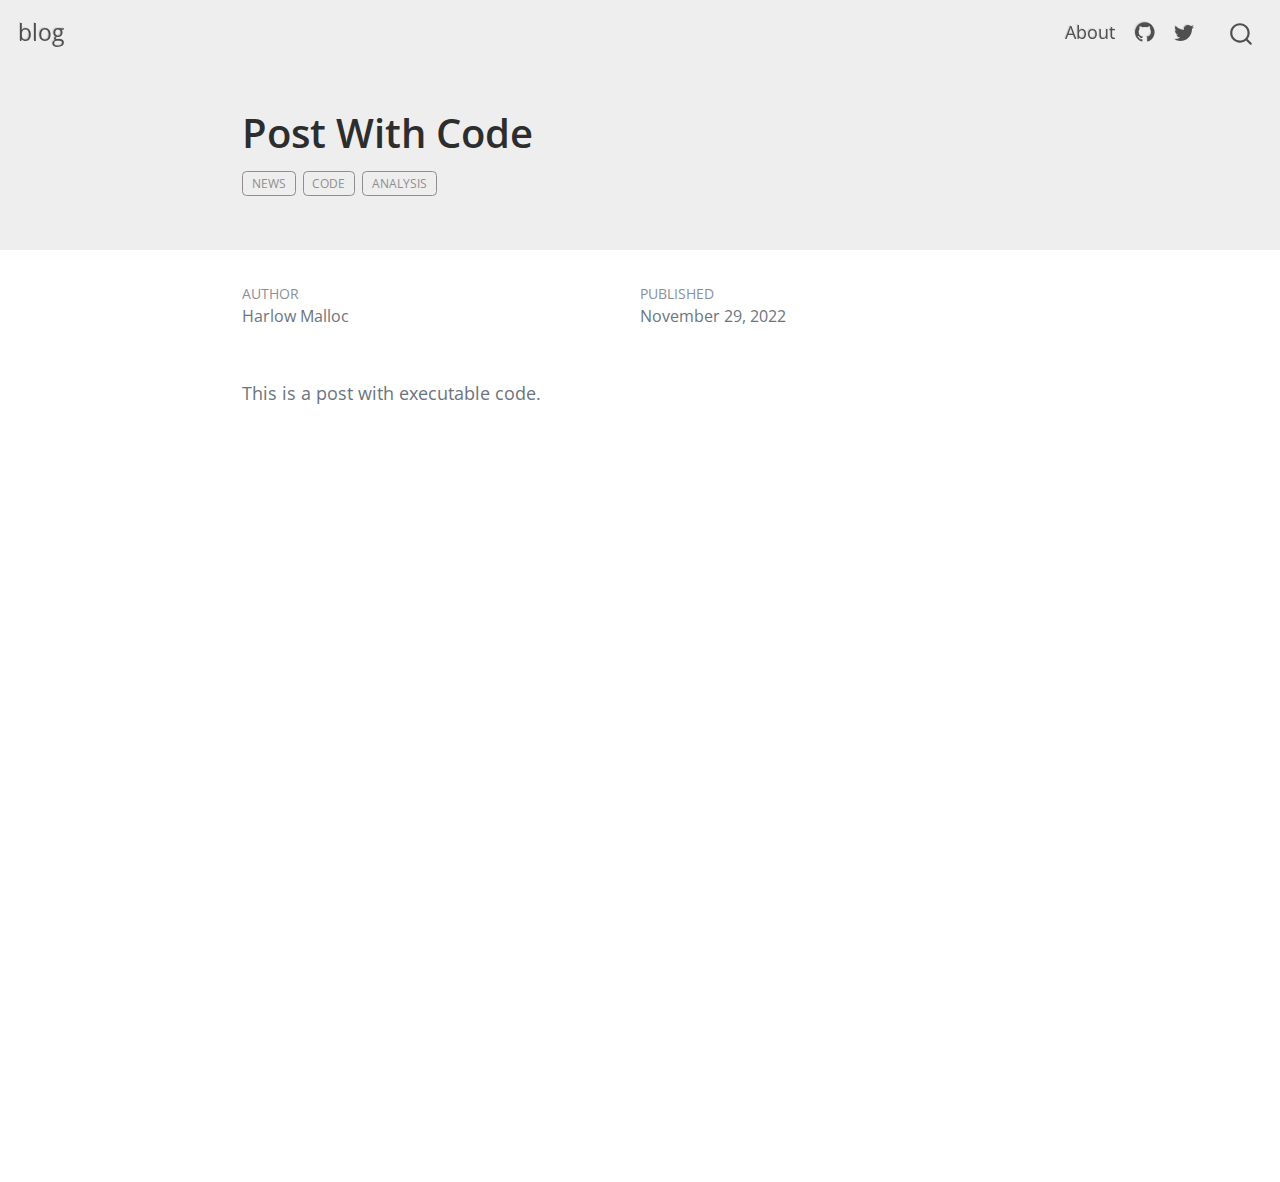
<file: docs/posts/post-with-code/index.html>
<!DOCTYPE html>
<html xmlns="http://www.w3.org/1999/xhtml" lang="en" xml:lang="en"><head>

<meta charset="utf-8">
<meta name="generator" content="quarto-1.2.269">

<meta name="viewport" content="width=device-width, initial-scale=1.0, user-scalable=yes">

<meta name="author" content="Harlow Malloc">
<meta name="dcterms.date" content="2022-11-29">

<title>blog - Post With Code</title>
<style>
code{white-space: pre-wrap;}
span.smallcaps{font-variant: small-caps;}
div.columns{display: flex; gap: min(4vw, 1.5em);}
div.column{flex: auto; overflow-x: auto;}
div.hanging-indent{margin-left: 1.5em; text-indent: -1.5em;}
ul.task-list{list-style: none;}
ul.task-list li input[type="checkbox"] {
  width: 0.8em;
  margin: 0 0.8em 0.2em -1.6em;
  vertical-align: middle;
}
</style>


<script src="../../site_libs/quarto-nav/quarto-nav.js"></script>
<script src="../../site_libs/quarto-nav/headroom.min.js"></script>
<script src="../../site_libs/clipboard/clipboard.min.js"></script>
<script src="../../site_libs/quarto-search/autocomplete.umd.js"></script>
<script src="../../site_libs/quarto-search/fuse.min.js"></script>
<script src="../../site_libs/quarto-search/quarto-search.js"></script>
<meta name="quarto:offset" content="../../">
<script src="../../site_libs/quarto-html/quarto.js"></script>
<script src="../../site_libs/quarto-html/popper.min.js"></script>
<script src="../../site_libs/quarto-html/tippy.umd.min.js"></script>
<script src="../../site_libs/quarto-html/anchor.min.js"></script>
<link href="../../site_libs/quarto-html/tippy.css" rel="stylesheet">
<link href="../../site_libs/quarto-html/quarto-syntax-highlighting.css" rel="stylesheet" id="quarto-text-highlighting-styles">
<script src="../../site_libs/bootstrap/bootstrap.min.js"></script>
<link href="../../site_libs/bootstrap/bootstrap-icons.css" rel="stylesheet">
<link href="../../site_libs/bootstrap/bootstrap.min.css" rel="stylesheet" id="quarto-bootstrap" data-mode="light">
<script id="quarto-search-options" type="application/json">{
  "location": "navbar",
  "copy-button": false,
  "collapse-after": 3,
  "panel-placement": "end",
  "type": "overlay",
  "limit": 20,
  "language": {
    "search-no-results-text": "No results",
    "search-matching-documents-text": "matching documents",
    "search-copy-link-title": "Copy link to search",
    "search-hide-matches-text": "Hide additional matches",
    "search-more-match-text": "more match in this document",
    "search-more-matches-text": "more matches in this document",
    "search-clear-button-title": "Clear",
    "search-detached-cancel-button-title": "Cancel",
    "search-submit-button-title": "Submit"
  }
}</script>


<link rel="stylesheet" href="../../styles.css">
</head>

<body class="nav-fixed fullcontent">

<div id="quarto-search-results"></div>
  <header id="quarto-header" class="headroom fixed-top">
    <nav class="navbar navbar-expand-lg navbar-dark ">
      <div class="navbar-container container-fluid">
      <div class="navbar-brand-container">
    <a class="navbar-brand" href="../../index.html">
    <span class="navbar-title">blog</span>
    </a>
  </div>
          <button class="navbar-toggler" type="button" data-bs-toggle="collapse" data-bs-target="#navbarCollapse" aria-controls="navbarCollapse" aria-expanded="false" aria-label="Toggle navigation" onclick="if (window.quartoToggleHeadroom) { window.quartoToggleHeadroom(); }">
  <span class="navbar-toggler-icon"></span>
</button>
          <div class="collapse navbar-collapse" id="navbarCollapse">
            <ul class="navbar-nav navbar-nav-scroll ms-auto">
  <li class="nav-item">
    <a class="nav-link" href="../../about.html">
 <span class="menu-text">About</span></a>
  </li>  
  <li class="nav-item compact">
    <a class="nav-link" href="https://github.com/"><i class="bi bi-github" role="img">
</i> 
 <span class="menu-text"></span></a>
  </li>  
  <li class="nav-item compact">
    <a class="nav-link" href="https://twitter.com"><i class="bi bi-twitter" role="img">
</i> 
 <span class="menu-text"></span></a>
  </li>  
</ul>
              <div id="quarto-search" class="" title="Search"></div>
          </div> <!-- /navcollapse -->
      </div> <!-- /container-fluid -->
    </nav>
</header>
<!-- content -->
<header id="title-block-header" class="quarto-title-block default page-columns page-full">
  <div class="quarto-title-banner page-columns page-full">
    <div class="quarto-title column-body">
      <h1 class="title">Post With Code</h1>
                                <div class="quarto-categories">
                <div class="quarto-category">news</div>
                <div class="quarto-category">code</div>
                <div class="quarto-category">analysis</div>
              </div>
                  </div>
  </div>
    
  
  <div class="quarto-title-meta">

      <div>
      <div class="quarto-title-meta-heading">Author</div>
      <div class="quarto-title-meta-contents">
               <p>Harlow Malloc </p>
            </div>
    </div>
      
      <div>
      <div class="quarto-title-meta-heading">Published</div>
      <div class="quarto-title-meta-contents">
        <p class="date">November 29, 2022</p>
      </div>
    </div>
    
      
    </div>
    
  
  </header><div id="quarto-content" class="quarto-container page-columns page-rows-contents page-layout-article page-navbar">
<!-- sidebar -->
<!-- margin-sidebar -->
    
<!-- main -->
<main class="content quarto-banner-title-block" id="quarto-document-content">




<p>This is a post with executable code.</p>



</main> <!-- /main -->
<script id="quarto-html-after-body" type="application/javascript">
window.document.addEventListener("DOMContentLoaded", function (event) {
  const toggleBodyColorMode = (bsSheetEl) => {
    const mode = bsSheetEl.getAttribute("data-mode");
    const bodyEl = window.document.querySelector("body");
    if (mode === "dark") {
      bodyEl.classList.add("quarto-dark");
      bodyEl.classList.remove("quarto-light");
    } else {
      bodyEl.classList.add("quarto-light");
      bodyEl.classList.remove("quarto-dark");
    }
  }
  const toggleBodyColorPrimary = () => {
    const bsSheetEl = window.document.querySelector("link#quarto-bootstrap");
    if (bsSheetEl) {
      toggleBodyColorMode(bsSheetEl);
    }
  }
  toggleBodyColorPrimary();  
  const icon = "";
  const anchorJS = new window.AnchorJS();
  anchorJS.options = {
    placement: 'right',
    icon: icon
  };
  anchorJS.add('.anchored');
  const clipboard = new window.ClipboardJS('.code-copy-button', {
    target: function(trigger) {
      return trigger.previousElementSibling;
    }
  });
  clipboard.on('success', function(e) {
    // button target
    const button = e.trigger;
    // don't keep focus
    button.blur();
    // flash "checked"
    button.classList.add('code-copy-button-checked');
    var currentTitle = button.getAttribute("title");
    button.setAttribute("title", "Copied!");
    let tooltip;
    if (window.bootstrap) {
      button.setAttribute("data-bs-toggle", "tooltip");
      button.setAttribute("data-bs-placement", "left");
      button.setAttribute("data-bs-title", "Copied!");
      tooltip = new bootstrap.Tooltip(button, 
        { trigger: "manual", 
          customClass: "code-copy-button-tooltip",
          offset: [0, -8]});
      tooltip.show();    
    }
    setTimeout(function() {
      if (tooltip) {
        tooltip.hide();
        button.removeAttribute("data-bs-title");
        button.removeAttribute("data-bs-toggle");
        button.removeAttribute("data-bs-placement");
      }
      button.setAttribute("title", currentTitle);
      button.classList.remove('code-copy-button-checked');
    }, 1000);
    // clear code selection
    e.clearSelection();
  });
  function tippyHover(el, contentFn) {
    const config = {
      allowHTML: true,
      content: contentFn,
      maxWidth: 500,
      delay: 100,
      arrow: false,
      appendTo: function(el) {
          return el.parentElement;
      },
      interactive: true,
      interactiveBorder: 10,
      theme: 'quarto',
      placement: 'bottom-start'
    };
    window.tippy(el, config); 
  }
  const noterefs = window.document.querySelectorAll('a[role="doc-noteref"]');
  for (var i=0; i<noterefs.length; i++) {
    const ref = noterefs[i];
    tippyHover(ref, function() {
      // use id or data attribute instead here
      let href = ref.getAttribute('data-footnote-href') || ref.getAttribute('href');
      try { href = new URL(href).hash; } catch {}
      const id = href.replace(/^#\/?/, "");
      const note = window.document.getElementById(id);
      return note.innerHTML;
    });
  }
  const findCites = (el) => {
    const parentEl = el.parentElement;
    if (parentEl) {
      const cites = parentEl.dataset.cites;
      if (cites) {
        return {
          el,
          cites: cites.split(' ')
        };
      } else {
        return findCites(el.parentElement)
      }
    } else {
      return undefined;
    }
  };
  var bibliorefs = window.document.querySelectorAll('a[role="doc-biblioref"]');
  for (var i=0; i<bibliorefs.length; i++) {
    const ref = bibliorefs[i];
    const citeInfo = findCites(ref);
    if (citeInfo) {
      tippyHover(citeInfo.el, function() {
        var popup = window.document.createElement('div');
        citeInfo.cites.forEach(function(cite) {
          var citeDiv = window.document.createElement('div');
          citeDiv.classList.add('hanging-indent');
          citeDiv.classList.add('csl-entry');
          var biblioDiv = window.document.getElementById('ref-' + cite);
          if (biblioDiv) {
            citeDiv.innerHTML = biblioDiv.innerHTML;
          }
          popup.appendChild(citeDiv);
        });
        return popup.innerHTML;
      });
    }
  }
});
</script>
<script src="https://utteranc.es/client.js" repo="omasoud/blog-comments" issue-term="pathname" theme="github-light" crossorigin="anonymous" async="">
</script>
</div> <!-- /content -->



</body></html>
</file>
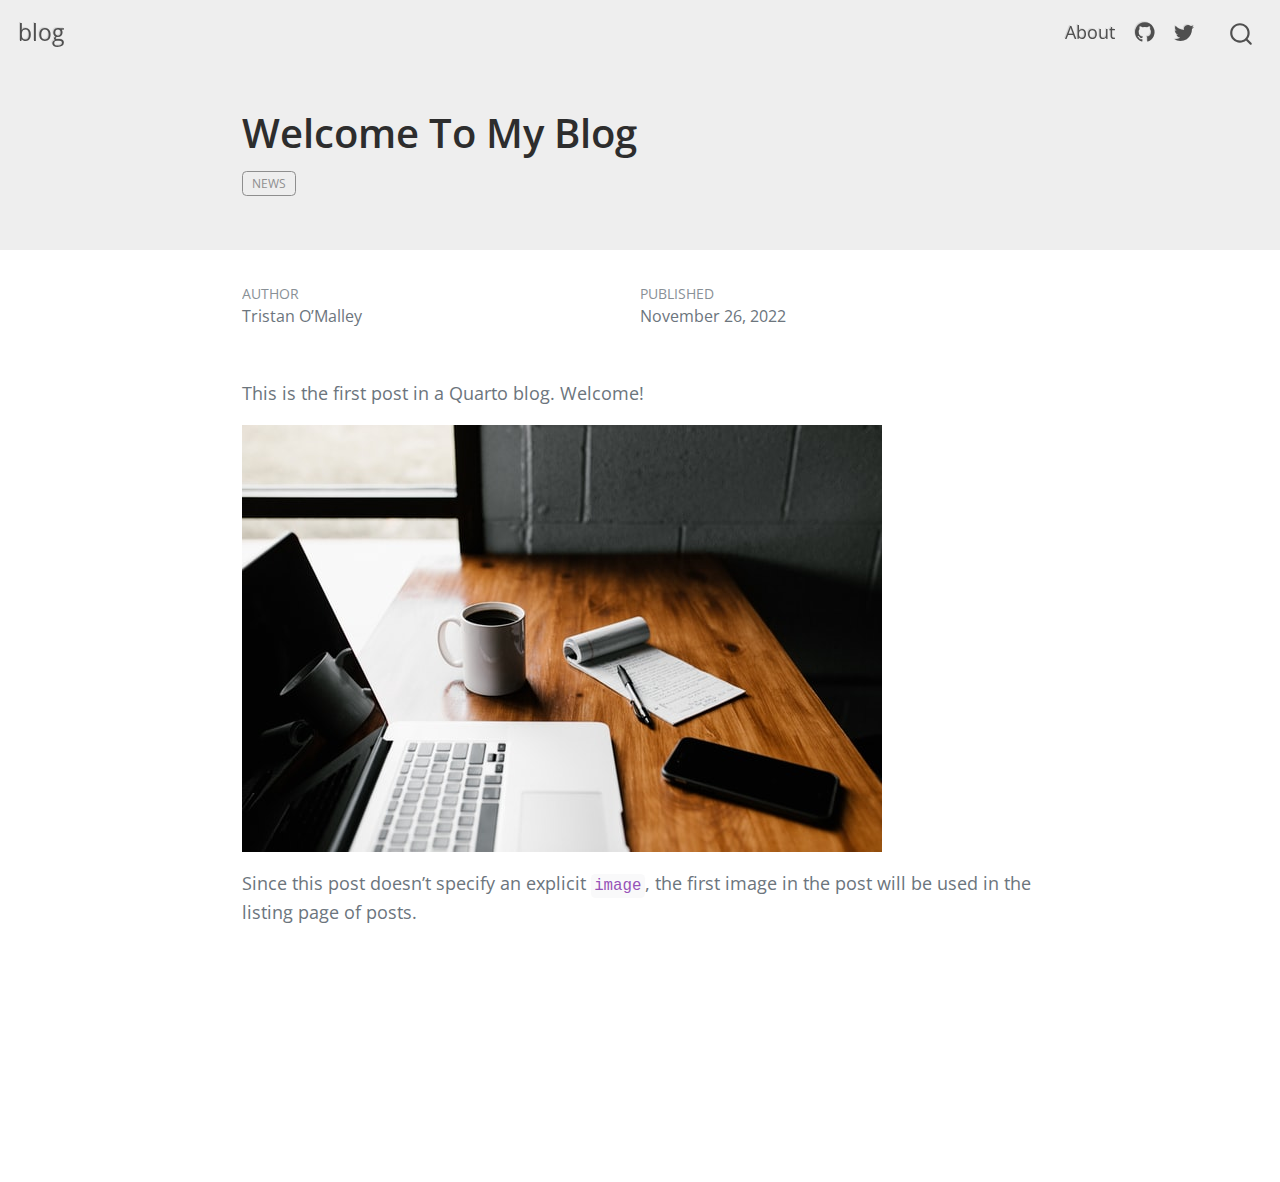
<file: docs/posts/welcome/index.html>
<!DOCTYPE html>
<html xmlns="http://www.w3.org/1999/xhtml" lang="en" xml:lang="en"><head>

<meta charset="utf-8">
<meta name="generator" content="quarto-1.2.269">

<meta name="viewport" content="width=device-width, initial-scale=1.0, user-scalable=yes">

<meta name="author" content="Tristan O’Malley">
<meta name="dcterms.date" content="2022-11-26">

<title>blog - Welcome To My Blog</title>
<style>
code{white-space: pre-wrap;}
span.smallcaps{font-variant: small-caps;}
div.columns{display: flex; gap: min(4vw, 1.5em);}
div.column{flex: auto; overflow-x: auto;}
div.hanging-indent{margin-left: 1.5em; text-indent: -1.5em;}
ul.task-list{list-style: none;}
ul.task-list li input[type="checkbox"] {
  width: 0.8em;
  margin: 0 0.8em 0.2em -1.6em;
  vertical-align: middle;
}
</style>


<script src="../../site_libs/quarto-nav/quarto-nav.js"></script>
<script src="../../site_libs/quarto-nav/headroom.min.js"></script>
<script src="../../site_libs/clipboard/clipboard.min.js"></script>
<script src="../../site_libs/quarto-search/autocomplete.umd.js"></script>
<script src="../../site_libs/quarto-search/fuse.min.js"></script>
<script src="../../site_libs/quarto-search/quarto-search.js"></script>
<meta name="quarto:offset" content="../../">
<script src="../../site_libs/quarto-html/quarto.js"></script>
<script src="../../site_libs/quarto-html/popper.min.js"></script>
<script src="../../site_libs/quarto-html/tippy.umd.min.js"></script>
<script src="../../site_libs/quarto-html/anchor.min.js"></script>
<link href="../../site_libs/quarto-html/tippy.css" rel="stylesheet">
<link href="../../site_libs/quarto-html/quarto-syntax-highlighting.css" rel="stylesheet" id="quarto-text-highlighting-styles">
<script src="../../site_libs/bootstrap/bootstrap.min.js"></script>
<link href="../../site_libs/bootstrap/bootstrap-icons.css" rel="stylesheet">
<link href="../../site_libs/bootstrap/bootstrap.min.css" rel="stylesheet" id="quarto-bootstrap" data-mode="light">
<script id="quarto-search-options" type="application/json">{
  "location": "navbar",
  "copy-button": false,
  "collapse-after": 3,
  "panel-placement": "end",
  "type": "overlay",
  "limit": 20,
  "language": {
    "search-no-results-text": "No results",
    "search-matching-documents-text": "matching documents",
    "search-copy-link-title": "Copy link to search",
    "search-hide-matches-text": "Hide additional matches",
    "search-more-match-text": "more match in this document",
    "search-more-matches-text": "more matches in this document",
    "search-clear-button-title": "Clear",
    "search-detached-cancel-button-title": "Cancel",
    "search-submit-button-title": "Submit"
  }
}</script>


<link rel="stylesheet" href="../../styles.css">
</head>

<body class="nav-fixed fullcontent">

<div id="quarto-search-results"></div>
  <header id="quarto-header" class="headroom fixed-top">
    <nav class="navbar navbar-expand-lg navbar-dark ">
      <div class="navbar-container container-fluid">
      <div class="navbar-brand-container">
    <a class="navbar-brand" href="../../index.html">
    <span class="navbar-title">blog</span>
    </a>
  </div>
          <button class="navbar-toggler" type="button" data-bs-toggle="collapse" data-bs-target="#navbarCollapse" aria-controls="navbarCollapse" aria-expanded="false" aria-label="Toggle navigation" onclick="if (window.quartoToggleHeadroom) { window.quartoToggleHeadroom(); }">
  <span class="navbar-toggler-icon"></span>
</button>
          <div class="collapse navbar-collapse" id="navbarCollapse">
            <ul class="navbar-nav navbar-nav-scroll ms-auto">
  <li class="nav-item">
    <a class="nav-link" href="../../about.html">
 <span class="menu-text">About</span></a>
  </li>  
  <li class="nav-item compact">
    <a class="nav-link" href="https://github.com/"><i class="bi bi-github" role="img">
</i> 
 <span class="menu-text"></span></a>
  </li>  
  <li class="nav-item compact">
    <a class="nav-link" href="https://twitter.com"><i class="bi bi-twitter" role="img">
</i> 
 <span class="menu-text"></span></a>
  </li>  
</ul>
              <div id="quarto-search" class="" title="Search"></div>
          </div> <!-- /navcollapse -->
      </div> <!-- /container-fluid -->
    </nav>
</header>
<!-- content -->
<header id="title-block-header" class="quarto-title-block default page-columns page-full">
  <div class="quarto-title-banner page-columns page-full">
    <div class="quarto-title column-body">
      <h1 class="title">Welcome To My Blog</h1>
                                <div class="quarto-categories">
                <div class="quarto-category">news</div>
              </div>
                  </div>
  </div>
    
  
  <div class="quarto-title-meta">

      <div>
      <div class="quarto-title-meta-heading">Author</div>
      <div class="quarto-title-meta-contents">
               <p>Tristan O’Malley </p>
            </div>
    </div>
      
      <div>
      <div class="quarto-title-meta-heading">Published</div>
      <div class="quarto-title-meta-contents">
        <p class="date">November 26, 2022</p>
      </div>
    </div>
    
      
    </div>
    
  
  </header><div id="quarto-content" class="quarto-container page-columns page-rows-contents page-layout-article page-navbar">
<!-- sidebar -->
<!-- margin-sidebar -->
    
<!-- main -->
<main class="content quarto-banner-title-block" id="quarto-document-content">




<p>This is the first post in a Quarto blog. Welcome!</p>
<p><img src="thumbnail.jpg" class="img-fluid"></p>
<p>Since this post doesn’t specify an explicit <code>image</code>, the first image in the post will be used in the listing page of posts.</p>



</main> <!-- /main -->
<script id="quarto-html-after-body" type="application/javascript">
window.document.addEventListener("DOMContentLoaded", function (event) {
  const toggleBodyColorMode = (bsSheetEl) => {
    const mode = bsSheetEl.getAttribute("data-mode");
    const bodyEl = window.document.querySelector("body");
    if (mode === "dark") {
      bodyEl.classList.add("quarto-dark");
      bodyEl.classList.remove("quarto-light");
    } else {
      bodyEl.classList.add("quarto-light");
      bodyEl.classList.remove("quarto-dark");
    }
  }
  const toggleBodyColorPrimary = () => {
    const bsSheetEl = window.document.querySelector("link#quarto-bootstrap");
    if (bsSheetEl) {
      toggleBodyColorMode(bsSheetEl);
    }
  }
  toggleBodyColorPrimary();  
  const icon = "";
  const anchorJS = new window.AnchorJS();
  anchorJS.options = {
    placement: 'right',
    icon: icon
  };
  anchorJS.add('.anchored');
  const clipboard = new window.ClipboardJS('.code-copy-button', {
    target: function(trigger) {
      return trigger.previousElementSibling;
    }
  });
  clipboard.on('success', function(e) {
    // button target
    const button = e.trigger;
    // don't keep focus
    button.blur();
    // flash "checked"
    button.classList.add('code-copy-button-checked');
    var currentTitle = button.getAttribute("title");
    button.setAttribute("title", "Copied!");
    let tooltip;
    if (window.bootstrap) {
      button.setAttribute("data-bs-toggle", "tooltip");
      button.setAttribute("data-bs-placement", "left");
      button.setAttribute("data-bs-title", "Copied!");
      tooltip = new bootstrap.Tooltip(button, 
        { trigger: "manual", 
          customClass: "code-copy-button-tooltip",
          offset: [0, -8]});
      tooltip.show();    
    }
    setTimeout(function() {
      if (tooltip) {
        tooltip.hide();
        button.removeAttribute("data-bs-title");
        button.removeAttribute("data-bs-toggle");
        button.removeAttribute("data-bs-placement");
      }
      button.setAttribute("title", currentTitle);
      button.classList.remove('code-copy-button-checked');
    }, 1000);
    // clear code selection
    e.clearSelection();
  });
  function tippyHover(el, contentFn) {
    const config = {
      allowHTML: true,
      content: contentFn,
      maxWidth: 500,
      delay: 100,
      arrow: false,
      appendTo: function(el) {
          return el.parentElement;
      },
      interactive: true,
      interactiveBorder: 10,
      theme: 'quarto',
      placement: 'bottom-start'
    };
    window.tippy(el, config); 
  }
  const noterefs = window.document.querySelectorAll('a[role="doc-noteref"]');
  for (var i=0; i<noterefs.length; i++) {
    const ref = noterefs[i];
    tippyHover(ref, function() {
      // use id or data attribute instead here
      let href = ref.getAttribute('data-footnote-href') || ref.getAttribute('href');
      try { href = new URL(href).hash; } catch {}
      const id = href.replace(/^#\/?/, "");
      const note = window.document.getElementById(id);
      return note.innerHTML;
    });
  }
  const findCites = (el) => {
    const parentEl = el.parentElement;
    if (parentEl) {
      const cites = parentEl.dataset.cites;
      if (cites) {
        return {
          el,
          cites: cites.split(' ')
        };
      } else {
        return findCites(el.parentElement)
      }
    } else {
      return undefined;
    }
  };
  var bibliorefs = window.document.querySelectorAll('a[role="doc-biblioref"]');
  for (var i=0; i<bibliorefs.length; i++) {
    const ref = bibliorefs[i];
    const citeInfo = findCites(ref);
    if (citeInfo) {
      tippyHover(citeInfo.el, function() {
        var popup = window.document.createElement('div');
        citeInfo.cites.forEach(function(cite) {
          var citeDiv = window.document.createElement('div');
          citeDiv.classList.add('hanging-indent');
          citeDiv.classList.add('csl-entry');
          var biblioDiv = window.document.getElementById('ref-' + cite);
          if (biblioDiv) {
            citeDiv.innerHTML = biblioDiv.innerHTML;
          }
          popup.appendChild(citeDiv);
        });
        return popup.innerHTML;
      });
    }
  }
});
</script>
</div> <!-- /content -->



</body></html>
</file>
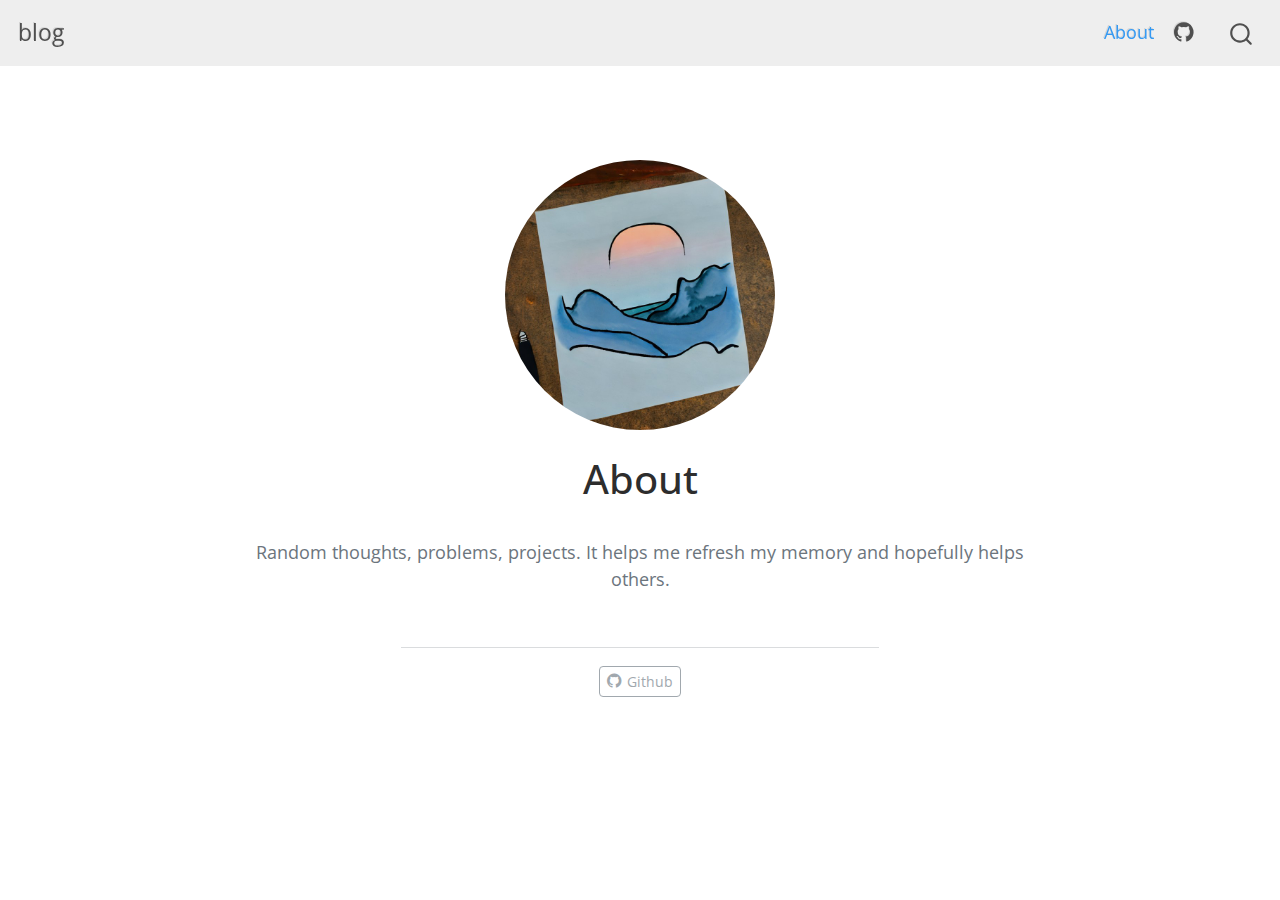
<file: docs/about.html>
<!DOCTYPE html>
<html xmlns="http://www.w3.org/1999/xhtml" lang="en" xml:lang="en"><head>

<meta charset="utf-8">
<meta name="generator" content="quarto-1.2.313">

<meta name="viewport" content="width=device-width, initial-scale=1.0, user-scalable=yes">


<title>blog - About</title>
<style>
code{white-space: pre-wrap;}
span.smallcaps{font-variant: small-caps;}
div.columns{display: flex; gap: min(4vw, 1.5em);}
div.column{flex: auto; overflow-x: auto;}
div.hanging-indent{margin-left: 1.5em; text-indent: -1.5em;}
ul.task-list{list-style: none;}
ul.task-list li input[type="checkbox"] {
  width: 0.8em;
  margin: 0 0.8em 0.2em -1.6em;
  vertical-align: middle;
}
</style>


<script src="site_libs/quarto-nav/quarto-nav.js"></script>
<script src="site_libs/quarto-nav/headroom.min.js"></script>
<script src="site_libs/clipboard/clipboard.min.js"></script>
<script src="site_libs/quarto-search/autocomplete.umd.js"></script>
<script src="site_libs/quarto-search/fuse.min.js"></script>
<script src="site_libs/quarto-search/quarto-search.js"></script>
<meta name="quarto:offset" content="./">
<script src="site_libs/quarto-html/quarto.js"></script>
<script src="site_libs/quarto-html/popper.min.js"></script>
<script src="site_libs/quarto-html/tippy.umd.min.js"></script>
<link href="site_libs/quarto-html/tippy.css" rel="stylesheet">
<link href="site_libs/quarto-html/quarto-syntax-highlighting.css" rel="stylesheet" id="quarto-text-highlighting-styles">
<script src="site_libs/bootstrap/bootstrap.min.js"></script>
<link href="site_libs/bootstrap/bootstrap-icons.css" rel="stylesheet">
<link href="site_libs/bootstrap/bootstrap.min.css" rel="stylesheet" id="quarto-bootstrap" data-mode="light">
<script id="quarto-search-options" type="application/json">{
  "location": "navbar",
  "copy-button": false,
  "collapse-after": 3,
  "panel-placement": "end",
  "type": "overlay",
  "limit": 20,
  "language": {
    "search-no-results-text": "No results",
    "search-matching-documents-text": "matching documents",
    "search-copy-link-title": "Copy link to search",
    "search-hide-matches-text": "Hide additional matches",
    "search-more-match-text": "more match in this document",
    "search-more-matches-text": "more matches in this document",
    "search-clear-button-title": "Clear",
    "search-detached-cancel-button-title": "Cancel",
    "search-submit-button-title": "Submit"
  }
}</script>
<meta name="google-site-verification" content="KpZcBLezVI7qABB0-1Dlk7uj9t5p1PsLschCnmZjixA">


<link rel="stylesheet" href="styles.css">
</head>

<body class="nav-fixed fullcontent">

<div id="quarto-search-results"></div>
  <header id="quarto-header" class="headroom fixed-top">
    <nav class="navbar navbar-expand-lg navbar-dark ">
      <div class="navbar-container container-fluid">
      <div class="navbar-brand-container">
    <a class="navbar-brand" href="./index.html">
    <span class="navbar-title">blog</span>
    </a>
  </div>
          <button class="navbar-toggler" type="button" data-bs-toggle="collapse" data-bs-target="#navbarCollapse" aria-controls="navbarCollapse" aria-expanded="false" aria-label="Toggle navigation" onclick="if (window.quartoToggleHeadroom) { window.quartoToggleHeadroom(); }">
  <span class="navbar-toggler-icon"></span>
</button>
          <div class="collapse navbar-collapse" id="navbarCollapse">
            <ul class="navbar-nav navbar-nav-scroll ms-auto">
  <li class="nav-item">
    <a class="nav-link active" href="./about.html" aria-current="page">
 <span class="menu-text">About</span></a>
  </li>  
  <li class="nav-item compact">
    <a class="nav-link" href="https://github.com/omasoud"><i class="bi bi-github" role="img">
</i> 
 <span class="menu-text"></span></a>
  </li>  
</ul>
              <div id="quarto-search" class="" title="Search"></div>
          </div> <!-- /navcollapse -->
      </div> <!-- /container-fluid -->
    </nav>
</header>
<!-- content -->
<div id="quarto-content" class="quarto-container page-columns page-rows-contents page-layout-article page-navbar">
<!-- sidebar -->
<!-- margin-sidebar -->
    
<!-- main -->
<div class="quarto-about-jolla">
  <img src="profile.jpg" class="about-image
  round " style="height: 15em; width: 15em;">
 <header id="title-block-header" class="quarto-title-block default">
<div class="quarto-title">
<h1 class="title">About</h1>
</div>
<div class="quarto-title-meta">
  </div>
</header><main class="content" id="quarto-document-content">
<p>Random thoughts, problems, projects. It helps me refresh my memory and hopefully helps others.</p>


</main> 
  <hr class="about-sep">
   <div class="about-links">
  <a href="https://github.com/omasoud" class="about-link">
    <i class="bi bi-github"></i>
     <span class="about-link-text">Github</span>
  </a>
</div>
</div>
 <!-- /main -->
<script id="quarto-html-after-body" type="application/javascript">
window.document.addEventListener("DOMContentLoaded", function (event) {
  const toggleBodyColorMode = (bsSheetEl) => {
    const mode = bsSheetEl.getAttribute("data-mode");
    const bodyEl = window.document.querySelector("body");
    if (mode === "dark") {
      bodyEl.classList.add("quarto-dark");
      bodyEl.classList.remove("quarto-light");
    } else {
      bodyEl.classList.add("quarto-light");
      bodyEl.classList.remove("quarto-dark");
    }
  }
  const toggleBodyColorPrimary = () => {
    const bsSheetEl = window.document.querySelector("link#quarto-bootstrap");
    if (bsSheetEl) {
      toggleBodyColorMode(bsSheetEl);
    }
  }
  toggleBodyColorPrimary();  
  const clipboard = new window.ClipboardJS('.code-copy-button', {
    target: function(trigger) {
      return trigger.previousElementSibling;
    }
  });
  clipboard.on('success', function(e) {
    // button target
    const button = e.trigger;
    // don't keep focus
    button.blur();
    // flash "checked"
    button.classList.add('code-copy-button-checked');
    var currentTitle = button.getAttribute("title");
    button.setAttribute("title", "Copied!");
    let tooltip;
    if (window.bootstrap) {
      button.setAttribute("data-bs-toggle", "tooltip");
      button.setAttribute("data-bs-placement", "left");
      button.setAttribute("data-bs-title", "Copied!");
      tooltip = new bootstrap.Tooltip(button, 
        { trigger: "manual", 
          customClass: "code-copy-button-tooltip",
          offset: [0, -8]});
      tooltip.show();    
    }
    setTimeout(function() {
      if (tooltip) {
        tooltip.hide();
        button.removeAttribute("data-bs-title");
        button.removeAttribute("data-bs-toggle");
        button.removeAttribute("data-bs-placement");
      }
      button.setAttribute("title", currentTitle);
      button.classList.remove('code-copy-button-checked');
    }, 1000);
    // clear code selection
    e.clearSelection();
  });
  function tippyHover(el, contentFn) {
    const config = {
      allowHTML: true,
      content: contentFn,
      maxWidth: 500,
      delay: 100,
      arrow: false,
      appendTo: function(el) {
          return el.parentElement;
      },
      interactive: true,
      interactiveBorder: 10,
      theme: 'quarto',
      placement: 'bottom-start'
    };
    window.tippy(el, config); 
  }
  const noterefs = window.document.querySelectorAll('a[role="doc-noteref"]');
  for (var i=0; i<noterefs.length; i++) {
    const ref = noterefs[i];
    tippyHover(ref, function() {
      // use id or data attribute instead here
      let href = ref.getAttribute('data-footnote-href') || ref.getAttribute('href');
      try { href = new URL(href).hash; } catch {}
      const id = href.replace(/^#\/?/, "");
      const note = window.document.getElementById(id);
      return note.innerHTML;
    });
  }
  const findCites = (el) => {
    const parentEl = el.parentElement;
    if (parentEl) {
      const cites = parentEl.dataset.cites;
      if (cites) {
        return {
          el,
          cites: cites.split(' ')
        };
      } else {
        return findCites(el.parentElement)
      }
    } else {
      return undefined;
    }
  };
  var bibliorefs = window.document.querySelectorAll('a[role="doc-biblioref"]');
  for (var i=0; i<bibliorefs.length; i++) {
    const ref = bibliorefs[i];
    const citeInfo = findCites(ref);
    if (citeInfo) {
      tippyHover(citeInfo.el, function() {
        var popup = window.document.createElement('div');
        citeInfo.cites.forEach(function(cite) {
          var citeDiv = window.document.createElement('div');
          citeDiv.classList.add('hanging-indent');
          citeDiv.classList.add('csl-entry');
          var biblioDiv = window.document.getElementById('ref-' + cite);
          if (biblioDiv) {
            citeDiv.innerHTML = biblioDiv.innerHTML;
          }
          popup.appendChild(citeDiv);
        });
        return popup.innerHTML;
      });
    }
  }
});
</script>
</div> <!-- /content -->



</body></html>
</file>
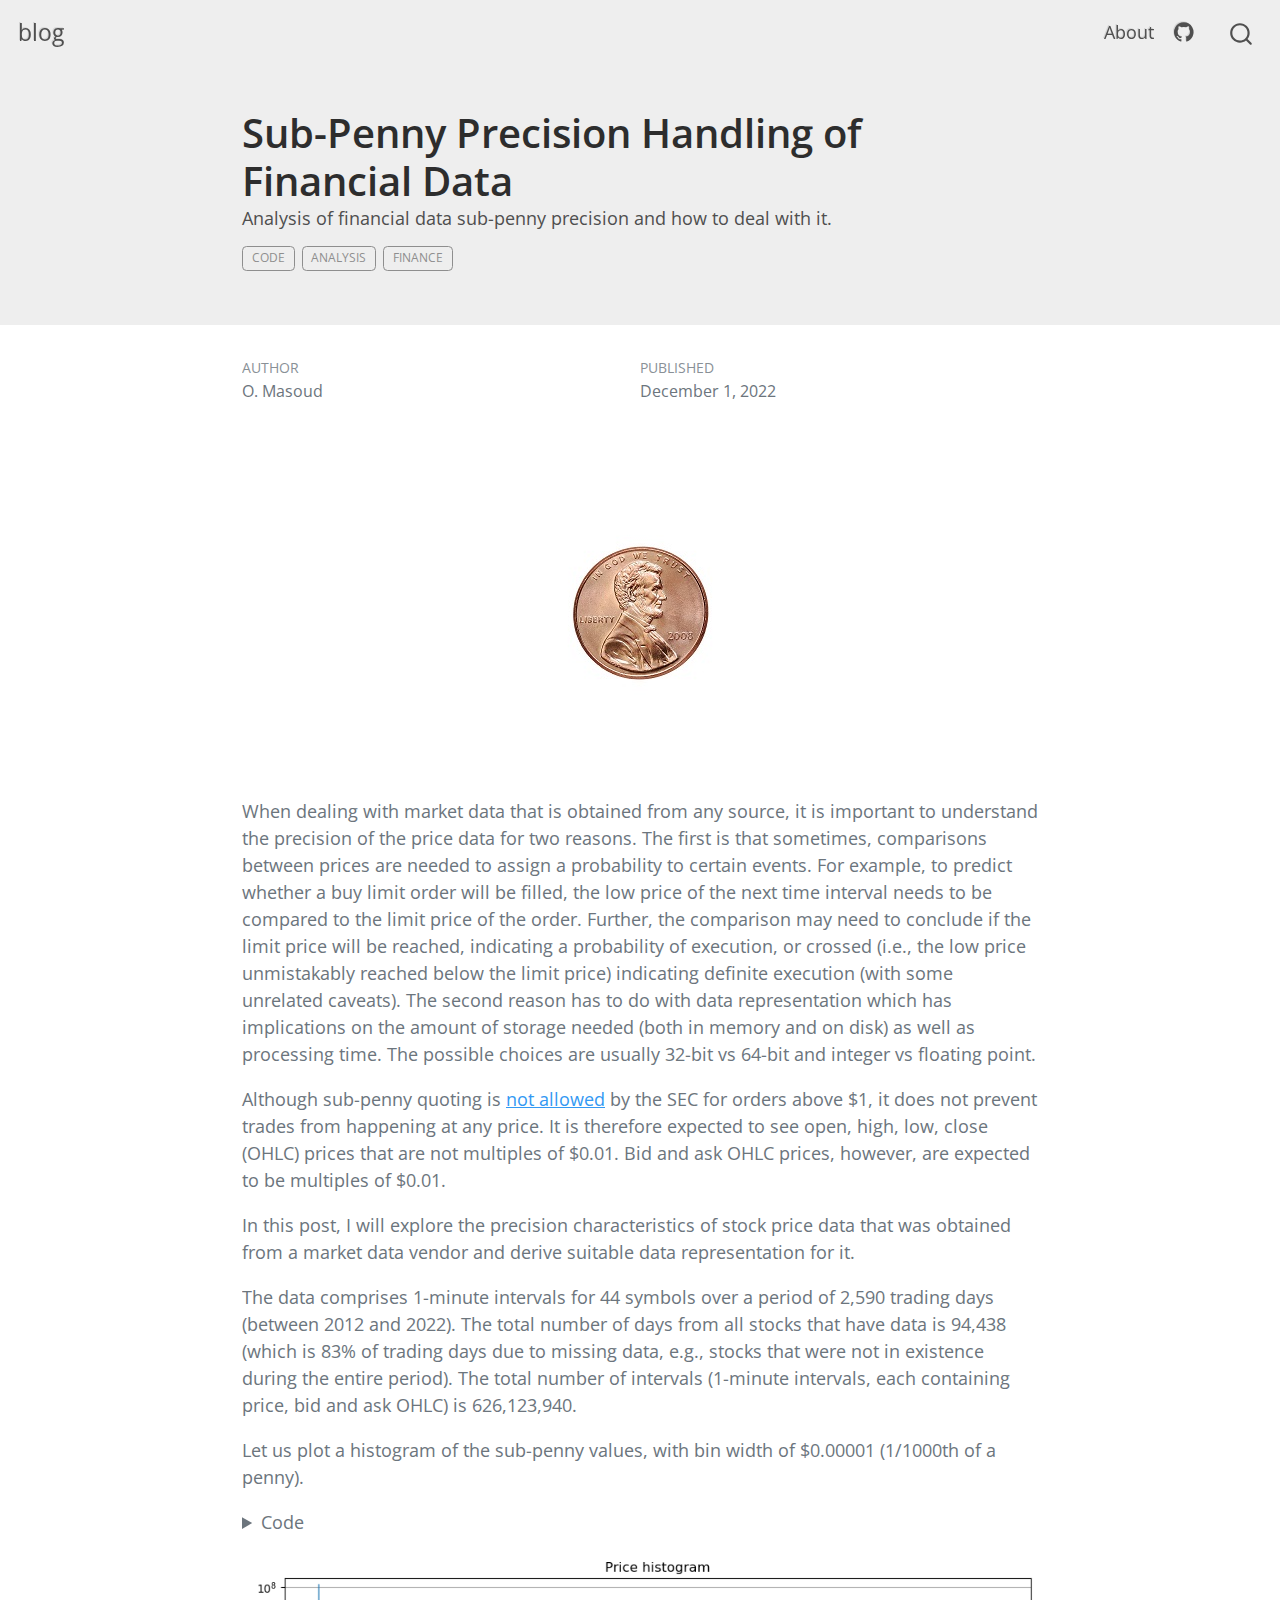
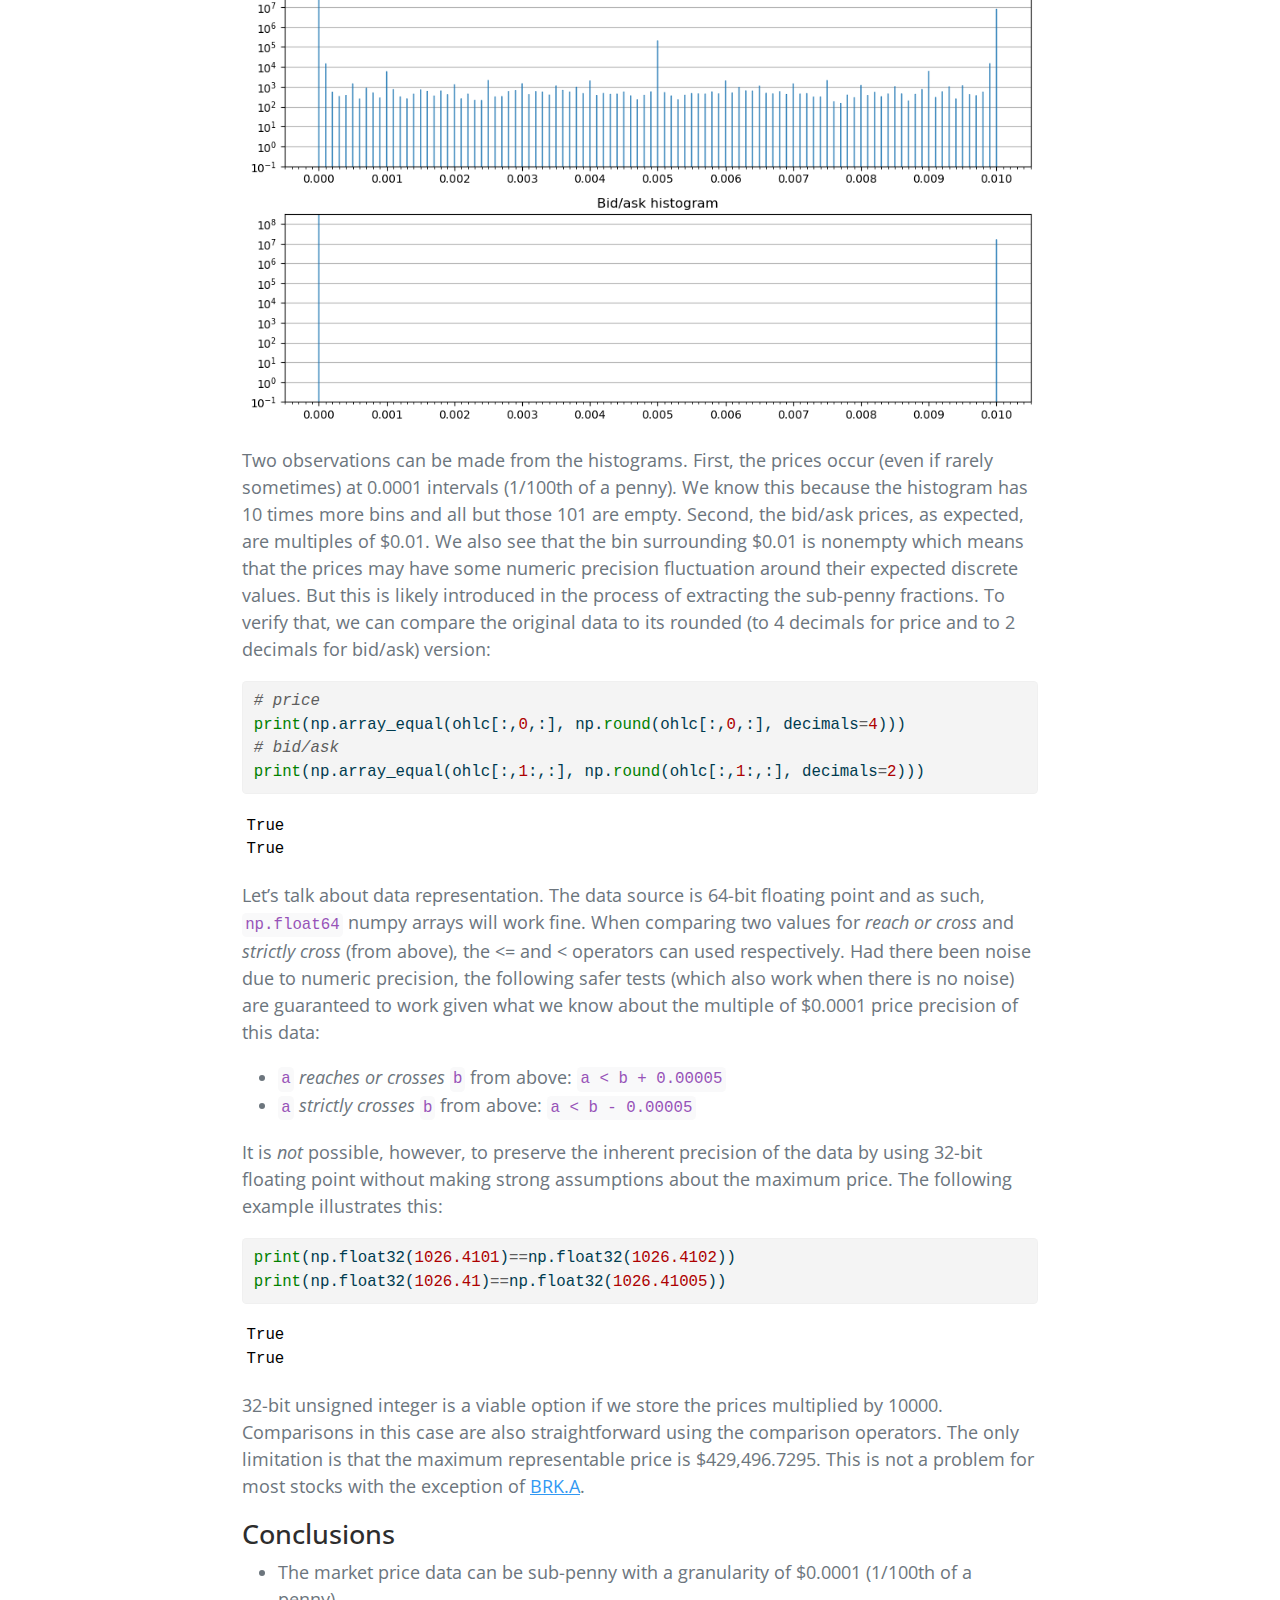
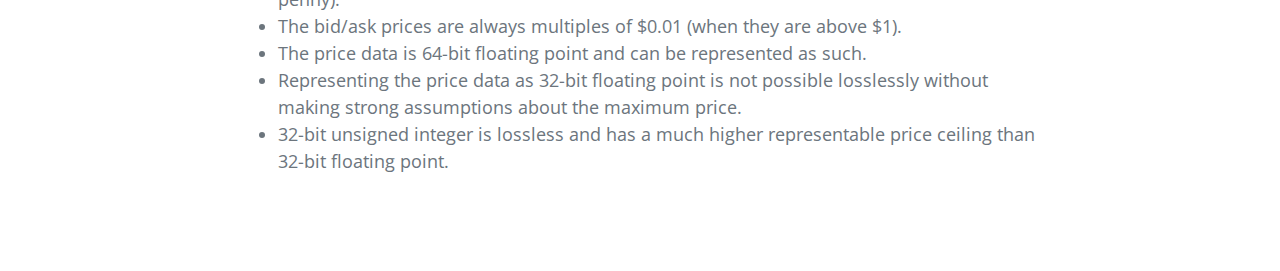
<file: docs/posts/penny/penny.html>
<!DOCTYPE html>
<html xmlns="http://www.w3.org/1999/xhtml" lang="en" xml:lang="en"><head>

<meta charset="utf-8">
<meta name="generator" content="quarto-1.2.313">

<meta name="viewport" content="width=device-width, initial-scale=1.0, user-scalable=yes">

<meta name="author" content="O. Masoud">
<meta name="dcterms.date" content="2022-12-01">
<meta name="description" content="Analysis of financial data sub-penny precision and how to deal with it.">

<title>blog - Sub-Penny Precision Handling of Financial Data</title>
<style>
code{white-space: pre-wrap;}
span.smallcaps{font-variant: small-caps;}
div.columns{display: flex; gap: min(4vw, 1.5em);}
div.column{flex: auto; overflow-x: auto;}
div.hanging-indent{margin-left: 1.5em; text-indent: -1.5em;}
ul.task-list{list-style: none;}
ul.task-list li input[type="checkbox"] {
  width: 0.8em;
  margin: 0 0.8em 0.2em -1.6em;
  vertical-align: middle;
}
pre > code.sourceCode { white-space: pre; position: relative; }
pre > code.sourceCode > span { display: inline-block; line-height: 1.25; }
pre > code.sourceCode > span:empty { height: 1.2em; }
.sourceCode { overflow: visible; }
code.sourceCode > span { color: inherit; text-decoration: inherit; }
div.sourceCode { margin: 1em 0; }
pre.sourceCode { margin: 0; }
@media screen {
div.sourceCode { overflow: auto; }
}
@media print {
pre > code.sourceCode { white-space: pre-wrap; }
pre > code.sourceCode > span { text-indent: -5em; padding-left: 5em; }
}
pre.numberSource code
  { counter-reset: source-line 0; }
pre.numberSource code > span
  { position: relative; left: -4em; counter-increment: source-line; }
pre.numberSource code > span > a:first-child::before
  { content: counter(source-line);
    position: relative; left: -1em; text-align: right; vertical-align: baseline;
    border: none; display: inline-block;
    -webkit-touch-callout: none; -webkit-user-select: none;
    -khtml-user-select: none; -moz-user-select: none;
    -ms-user-select: none; user-select: none;
    padding: 0 4px; width: 4em;
    color: #aaaaaa;
  }
pre.numberSource { margin-left: 3em; border-left: 1px solid #aaaaaa;  padding-left: 4px; }
div.sourceCode
  {   }
@media screen {
pre > code.sourceCode > span > a:first-child::before { text-decoration: underline; }
}
code span.al { color: #ff0000; font-weight: bold; } /* Alert */
code span.an { color: #60a0b0; font-weight: bold; font-style: italic; } /* Annotation */
code span.at { color: #7d9029; } /* Attribute */
code span.bn { color: #40a070; } /* BaseN */
code span.bu { color: #008000; } /* BuiltIn */
code span.cf { color: #007020; font-weight: bold; } /* ControlFlow */
code span.ch { color: #4070a0; } /* Char */
code span.cn { color: #880000; } /* Constant */
code span.co { color: #60a0b0; font-style: italic; } /* Comment */
code span.cv { color: #60a0b0; font-weight: bold; font-style: italic; } /* CommentVar */
code span.do { color: #ba2121; font-style: italic; } /* Documentation */
code span.dt { color: #902000; } /* DataType */
code span.dv { color: #40a070; } /* DecVal */
code span.er { color: #ff0000; font-weight: bold; } /* Error */
code span.ex { } /* Extension */
code span.fl { color: #40a070; } /* Float */
code span.fu { color: #06287e; } /* Function */
code span.im { color: #008000; font-weight: bold; } /* Import */
code span.in { color: #60a0b0; font-weight: bold; font-style: italic; } /* Information */
code span.kw { color: #007020; font-weight: bold; } /* Keyword */
code span.op { color: #666666; } /* Operator */
code span.ot { color: #007020; } /* Other */
code span.pp { color: #bc7a00; } /* Preprocessor */
code span.sc { color: #4070a0; } /* SpecialChar */
code span.ss { color: #bb6688; } /* SpecialString */
code span.st { color: #4070a0; } /* String */
code span.va { color: #19177c; } /* Variable */
code span.vs { color: #4070a0; } /* VerbatimString */
code span.wa { color: #60a0b0; font-weight: bold; font-style: italic; } /* Warning */
</style>


<script src="../../site_libs/quarto-nav/quarto-nav.js"></script>
<script src="../../site_libs/quarto-nav/headroom.min.js"></script>
<script src="../../site_libs/clipboard/clipboard.min.js"></script>
<script src="../../site_libs/quarto-search/autocomplete.umd.js"></script>
<script src="../../site_libs/quarto-search/fuse.min.js"></script>
<script src="../../site_libs/quarto-search/quarto-search.js"></script>
<meta name="quarto:offset" content="../../">
<script src="../../site_libs/quarto-html/quarto.js"></script>
<script src="../../site_libs/quarto-html/popper.min.js"></script>
<script src="../../site_libs/quarto-html/tippy.umd.min.js"></script>
<script src="../../site_libs/quarto-html/anchor.min.js"></script>
<link href="../../site_libs/quarto-html/tippy.css" rel="stylesheet">
<link href="../../site_libs/quarto-html/quarto-syntax-highlighting.css" rel="stylesheet" id="quarto-text-highlighting-styles">
<script src="../../site_libs/bootstrap/bootstrap.min.js"></script>
<link href="../../site_libs/bootstrap/bootstrap-icons.css" rel="stylesheet">
<link href="../../site_libs/bootstrap/bootstrap.min.css" rel="stylesheet" id="quarto-bootstrap" data-mode="light">
<script id="quarto-search-options" type="application/json">{
  "location": "navbar",
  "copy-button": false,
  "collapse-after": 3,
  "panel-placement": "end",
  "type": "overlay",
  "limit": 20,
  "language": {
    "search-no-results-text": "No results",
    "search-matching-documents-text": "matching documents",
    "search-copy-link-title": "Copy link to search",
    "search-hide-matches-text": "Hide additional matches",
    "search-more-match-text": "more match in this document",
    "search-more-matches-text": "more matches in this document",
    "search-clear-button-title": "Clear",
    "search-detached-cancel-button-title": "Cancel",
    "search-submit-button-title": "Submit"
  }
}</script>
<meta name="google-site-verification" content="KpZcBLezVI7qABB0-1Dlk7uj9t5p1PsLschCnmZjixA">


<link rel="stylesheet" href="../../styles.css">
</head>

<body class="nav-fixed fullcontent">

<div id="quarto-search-results"></div>
  <header id="quarto-header" class="headroom fixed-top">
    <nav class="navbar navbar-expand-lg navbar-dark ">
      <div class="navbar-container container-fluid">
      <div class="navbar-brand-container">
    <a class="navbar-brand" href="../../index.html">
    <span class="navbar-title">blog</span>
    </a>
  </div>
          <button class="navbar-toggler" type="button" data-bs-toggle="collapse" data-bs-target="#navbarCollapse" aria-controls="navbarCollapse" aria-expanded="false" aria-label="Toggle navigation" onclick="if (window.quartoToggleHeadroom) { window.quartoToggleHeadroom(); }">
  <span class="navbar-toggler-icon"></span>
</button>
          <div class="collapse navbar-collapse" id="navbarCollapse">
            <ul class="navbar-nav navbar-nav-scroll ms-auto">
  <li class="nav-item">
    <a class="nav-link" href="../../about.html">
 <span class="menu-text">About</span></a>
  </li>  
  <li class="nav-item compact">
    <a class="nav-link" href="https://github.com/omasoud"><i class="bi bi-github" role="img">
</i> 
 <span class="menu-text"></span></a>
  </li>  
</ul>
              <div id="quarto-search" class="" title="Search"></div>
          </div> <!-- /navcollapse -->
      </div> <!-- /container-fluid -->
    </nav>
</header>
<!-- content -->
<header id="title-block-header" class="quarto-title-block default page-columns page-full">
  <div class="quarto-title-banner page-columns page-full">
    <div class="quarto-title column-body">
      <h1 class="title">Sub-Penny Precision Handling of Financial Data</h1>
                  <div>
        <div class="description">
          Analysis of financial data sub-penny precision and how to deal with it.
        </div>
      </div>
                          <div class="quarto-categories">
                <div class="quarto-category">code</div>
                <div class="quarto-category">analysis</div>
                <div class="quarto-category">finance</div>
              </div>
                  </div>
  </div>
    
  
  <div class="quarto-title-meta">

      <div>
      <div class="quarto-title-meta-heading">Author</div>
      <div class="quarto-title-meta-contents">
               <p>O. Masoud </p>
            </div>
    </div>
      
      <div>
      <div class="quarto-title-meta-heading">Published</div>
      <div class="quarto-title-meta-contents">
        <p class="date">December 1, 2022</p>
      </div>
    </div>
    
      
    </div>
    
  
  </header><div id="quarto-content" class="quarto-container page-columns page-rows-contents page-layout-article page-navbar">
<!-- sidebar -->
<!-- margin-sidebar -->
    
<!-- main -->
<main class="content quarto-banner-title-block" id="quarto-document-content">




<!-- An image of pennies -->
<div class="quarto-figure quarto-figure-center">
<figure class="figure">
<p><img src="penny.jpg" class="img-fluid figure-img" width="560"></p>
</figure>
</div>
<p>When dealing with market data that is obtained from any source, it is important to understand the precision of the price data for two reasons. The first is that sometimes, comparisons between prices are needed to assign a probability to certain events. For example, to predict whether a buy limit order will be filled, the low price of the next time interval needs to be compared to the limit price of the order. Further, the comparison may need to conclude if the limit price will be reached, indicating a probability of execution, or crossed (i.e., the low price unmistakably reached below the limit price) indicating definite execution (with some unrelated caveats). The second reason has to do with data representation which has implications on the amount of storage needed (both in memory and on disk) as well as processing time. The possible choices are usually 32-bit vs 64-bit and integer vs floating point.</p>
<p>Although sub-penny quoting is <a href="https://www.sec.gov/divisions/marketreg/subpenny612faq.htm">not allowed</a> by the SEC for orders above $1, it does not prevent trades from happening at any price. It is therefore expected to see open, high, low, close (OHLC) prices that are not multiples of $0.01. Bid and ask OHLC prices, however, are expected to be multiples of $0.01.</p>
<p>In this post, I will explore the precision characteristics of stock price data that was obtained from a market data vendor and derive suitable data representation for it.</p>
<div class="cell" data-execution_count="4">
<div class="cell-output cell-output-display">
<p>The data comprises 1-minute intervals for 44 symbols over a period of 2,590 trading days (between 2012 and 2022). The total number of days from all stocks that have data is 94,438 (which is 83% of trading days due to missing data, e.g., stocks that were not in existence during the entire period). The total number of intervals (1-minute intervals, each containing price, bid and ask OHLC) is 626,123,940.</p>
</div>
</div>
<p>Let us plot a histogram of the sub-penny values, with bin width of $0.00001 (1/1000th of a penny).</p>
<div class="cell" data-execution_count="6">
<details>
<summary>Code</summary>
<div class="sourceCode cell-code" id="cb1"><pre class="sourceCode python code-with-copy"><code class="sourceCode python"><span id="cb1-1"><a href="#cb1-1" aria-hidden="true" tabindex="-1"></a><span class="co"># ohlc has shape (n_days, 3, 4): (n_days, [price,bid,ask], [open,high,low,close])</span></span>
<span id="cb1-2"><a href="#cb1-2" aria-hidden="true" tabindex="-1"></a>fracs <span class="op">=</span> np.modf(ohlc<span class="op">*</span><span class="fl">100.0</span>)[<span class="dv">0</span>]<span class="op">/</span><span class="fl">100.0</span> <span class="co"># keep only sub-cent fractions</span></span>
<span id="cb1-3"><a href="#cb1-3" aria-hidden="true" tabindex="-1"></a><span class="co"># can also be done like this:</span></span>
<span id="cb1-4"><a href="#cb1-4" aria-hidden="true" tabindex="-1"></a><span class="co"># _,w = np.modf(ohlc*100.0)</span></span>
<span id="cb1-5"><a href="#cb1-5" aria-hidden="true" tabindex="-1"></a><span class="co"># fracs = ohlc - w/100.0</span></span>
<span id="cb1-6"><a href="#cb1-6" aria-hidden="true" tabindex="-1"></a>samples, step <span class="op">=</span> np.linspace(start<span class="op">=</span><span class="dv">0</span>,stop<span class="op">=</span><span class="fl">.01</span>,num<span class="op">=</span><span class="dv">1001</span>,endpoint<span class="op">=</span><span class="va">True</span>, retstep<span class="op">=</span><span class="va">True</span>)</span>
<span id="cb1-7"><a href="#cb1-7" aria-hidden="true" tabindex="-1"></a>bins<span class="op">=</span>np.concatenate((samples<span class="op">-</span>step<span class="op">/</span><span class="dv">2</span>, [samples[<span class="op">-</span><span class="dv">1</span>]<span class="op">+</span>step<span class="op">/</span><span class="dv">2</span>]))</span>
<span id="cb1-8"><a href="#cb1-8" aria-hidden="true" tabindex="-1"></a><span class="co"># these bins have a .0001 width (x±.00005 where x is any multiple of .0001 between 0 and .01)</span></span>
<span id="cb1-9"><a href="#cb1-9" aria-hidden="true" tabindex="-1"></a><span class="co"># bins can also be set to just the value 1001 (which causes them to be computed automatically)</span></span>
<span id="cb1-10"><a href="#cb1-10" aria-hidden="true" tabindex="-1"></a></span>
<span id="cb1-11"><a href="#cb1-11" aria-hidden="true" tabindex="-1"></a>fig<span class="op">=</span>plt.figure(figsize<span class="op">=</span>(<span class="dv">10</span>,<span class="dv">6</span>))</span>
<span id="cb1-12"><a href="#cb1-12" aria-hidden="true" tabindex="-1"></a></span>
<span id="cb1-13"><a href="#cb1-13" aria-hidden="true" tabindex="-1"></a><span class="kw">def</span> hist_plot(ax, arr):</span>
<span id="cb1-14"><a href="#cb1-14" aria-hidden="true" tabindex="-1"></a>    ax.hist(arr.flatten(), bins<span class="op">=</span>bins, histtype<span class="op">=</span><span class="st">'step'</span>, linewidth<span class="op">=</span><span class="fl">.5</span>, log<span class="op">=</span><span class="va">True</span>) </span>
<span id="cb1-15"><a href="#cb1-15" aria-hidden="true" tabindex="-1"></a>    <span class="co"># start below 1.0 so even a count of 1 shows up; show all powers</span></span>
<span id="cb1-16"><a href="#cb1-16" aria-hidden="true" tabindex="-1"></a>    ax.set_ylim(bottom<span class="op">=</span><span class="fl">0.1</span>)</span>
<span id="cb1-17"><a href="#cb1-17" aria-hidden="true" tabindex="-1"></a>    ax.yaxis.set_major_locator(matplotlib.ticker.LogLocator(numticks<span class="op">=</span><span class="dv">20</span>))</span>
<span id="cb1-18"><a href="#cb1-18" aria-hidden="true" tabindex="-1"></a>    ax.grid(axis<span class="op">=</span><span class="st">'y'</span>)</span>
<span id="cb1-19"><a href="#cb1-19" aria-hidden="true" tabindex="-1"></a>    <span class="co"># set x tickmarks every .0001</span></span>
<span id="cb1-20"><a href="#cb1-20" aria-hidden="true" tabindex="-1"></a>    ax.xaxis.set_minor_locator(matplotlib.ticker.MultipleLocator(<span class="fl">.0001</span>))</span>
<span id="cb1-21"><a href="#cb1-21" aria-hidden="true" tabindex="-1"></a>    ax.xaxis.set_major_locator(matplotlib.ticker.MultipleLocator(<span class="fl">.001</span>))</span>
<span id="cb1-22"><a href="#cb1-22" aria-hidden="true" tabindex="-1"></a></span>
<span id="cb1-23"><a href="#cb1-23" aria-hidden="true" tabindex="-1"></a><span class="co"># price histogram</span></span>
<span id="cb1-24"><a href="#cb1-24" aria-hidden="true" tabindex="-1"></a>ax<span class="op">=</span>fig.add_subplot(<span class="dv">211</span>)</span>
<span id="cb1-25"><a href="#cb1-25" aria-hidden="true" tabindex="-1"></a>hist_plot(ax, fracs[:,<span class="dv">0</span>,:])</span>
<span id="cb1-26"><a href="#cb1-26" aria-hidden="true" tabindex="-1"></a>ax.set_title(<span class="st">'Price histogram'</span>)</span>
<span id="cb1-27"><a href="#cb1-27" aria-hidden="true" tabindex="-1"></a></span>
<span id="cb1-28"><a href="#cb1-28" aria-hidden="true" tabindex="-1"></a><span class="co"># bid/ask histogram</span></span>
<span id="cb1-29"><a href="#cb1-29" aria-hidden="true" tabindex="-1"></a>ax<span class="op">=</span>fig.add_subplot(<span class="dv">212</span>)</span>
<span id="cb1-30"><a href="#cb1-30" aria-hidden="true" tabindex="-1"></a>hist_plot(ax, fracs[:,<span class="dv">1</span>:,:])</span>
<span id="cb1-31"><a href="#cb1-31" aria-hidden="true" tabindex="-1"></a>ax.set_title(<span class="st">'Bid/ask histogram'</span>)</span>
<span id="cb1-32"><a href="#cb1-32" aria-hidden="true" tabindex="-1"></a></span>
<span id="cb1-33"><a href="#cb1-33" aria-hidden="true" tabindex="-1"></a>plt.tight_layout()</span></code><button title="Copy to Clipboard" class="code-copy-button"><i class="bi"></i></button></pre></div>
</details>
<div class="cell-output cell-output-display">
<p><img src="penny_files/figure-html/cell-7-output-1.png" class="img-fluid"></p>
</div>
</div>
<p>Two observations can be made from the histograms. First, the prices occur (even if rarely sometimes) at 0.0001 intervals (1/100th of a penny). We know this because the histogram has 10 times more bins and all but those 101 are empty. Second, the bid/ask prices, as expected, are multiples of $0.01. We also see that the bin surrounding $0.01 is nonempty which means that the prices may have some numeric precision fluctuation around their expected discrete values. But this is likely introduced in the process of extracting the sub-penny fractions. To verify that, we can compare the original data to its rounded (to 4 decimals for price and to 2 decimals for bid/ask) version:</p>
<div class="cell" data-execution_count="7">
<div class="sourceCode cell-code" id="cb2"><pre class="sourceCode python code-with-copy"><code class="sourceCode python"><span id="cb2-1"><a href="#cb2-1" aria-hidden="true" tabindex="-1"></a><span class="co"># price</span></span>
<span id="cb2-2"><a href="#cb2-2" aria-hidden="true" tabindex="-1"></a><span class="bu">print</span>(np.array_equal(ohlc[:,<span class="dv">0</span>,:], np.<span class="bu">round</span>(ohlc[:,<span class="dv">0</span>,:], decimals<span class="op">=</span><span class="dv">4</span>)))</span>
<span id="cb2-3"><a href="#cb2-3" aria-hidden="true" tabindex="-1"></a><span class="co"># bid/ask</span></span>
<span id="cb2-4"><a href="#cb2-4" aria-hidden="true" tabindex="-1"></a><span class="bu">print</span>(np.array_equal(ohlc[:,<span class="dv">1</span>:,:], np.<span class="bu">round</span>(ohlc[:,<span class="dv">1</span>:,:], decimals<span class="op">=</span><span class="dv">2</span>)))</span></code><button title="Copy to Clipboard" class="code-copy-button"><i class="bi"></i></button></pre></div>
<div class="cell-output cell-output-stdout">
<pre><code>True
True</code></pre>
</div>
</div>
<p>Let’s talk about data representation. The data source is 64-bit floating point and as such, <code>np.float64</code> numpy arrays will work fine. When comparing two values for <em>reach or cross</em> and <em>strictly cross</em> (from above), the &lt;= and &lt; operators can used respectively. Had there been noise due to numeric precision, the following safer tests (which also work when there is no noise) are guaranteed to work given what we know about the multiple of $0.0001 price precision of this data:</p>
<ul>
<li><code>a</code> <em>reaches or crosses</em> <code>b</code> from above: <code>a &lt; b + 0.00005</code></li>
<li><code>a</code> <em>strictly crosses</em> <code>b</code> from above: <code>a &lt; b - 0.00005</code></li>
</ul>
<p>It is <em>not</em> possible, however, to preserve the inherent precision of the data by using 32-bit floating point without making strong assumptions about the maximum price. The following example illustrates this:</p>
<div class="cell" data-execution_count="8">
<div class="sourceCode cell-code" id="cb4"><pre class="sourceCode python code-with-copy"><code class="sourceCode python"><span id="cb4-1"><a href="#cb4-1" aria-hidden="true" tabindex="-1"></a><span class="bu">print</span>(np.float32(<span class="fl">1026.4101</span>)<span class="op">==</span>np.float32(<span class="fl">1026.4102</span>))</span>
<span id="cb4-2"><a href="#cb4-2" aria-hidden="true" tabindex="-1"></a><span class="bu">print</span>(np.float32(<span class="fl">1026.41</span>)<span class="op">==</span>np.float32(<span class="fl">1026.41005</span>))</span></code><button title="Copy to Clipboard" class="code-copy-button"><i class="bi"></i></button></pre></div>
<div class="cell-output cell-output-stdout">
<pre><code>True
True</code></pre>
</div>
</div>
<div class="cell" data-execution_count="9">
<div class="cell-output cell-output-display">
<p>32-bit unsigned integer is a viable option if we store the prices multiplied by 10000. Comparisons in this case are also straightforward using the comparison operators. The only limitation is that the maximum representable price is $429,496.7295. This is not a problem for most stocks with the exception of <a href="https://g.co/finance/BRK.A:NYSE">BRK.A</a>.</p>
</div>
</div>
<section id="conclusions" class="level3">
<h3 class="anchored" data-anchor-id="conclusions">Conclusions</h3>
<ul>
<li>The market price data can be sub-penny with a granularity of $0.0001 (1/100th of a penny).</li>
<li>The bid/ask prices are always multiples of $0.01 (when they are above $1).</li>
<li>The price data is 64-bit floating point and can be represented as such.</li>
<li>Representing the price data as 32-bit floating point is not possible losslessly without making strong assumptions about the maximum price.</li>
<li>32-bit unsigned integer is lossless and has a much higher representable price ceiling than 32-bit floating point.</li>
</ul>


</section>

</main> <!-- /main -->
<script id="quarto-html-after-body" type="application/javascript">
window.document.addEventListener("DOMContentLoaded", function (event) {
  const toggleBodyColorMode = (bsSheetEl) => {
    const mode = bsSheetEl.getAttribute("data-mode");
    const bodyEl = window.document.querySelector("body");
    if (mode === "dark") {
      bodyEl.classList.add("quarto-dark");
      bodyEl.classList.remove("quarto-light");
    } else {
      bodyEl.classList.add("quarto-light");
      bodyEl.classList.remove("quarto-dark");
    }
  }
  const toggleBodyColorPrimary = () => {
    const bsSheetEl = window.document.querySelector("link#quarto-bootstrap");
    if (bsSheetEl) {
      toggleBodyColorMode(bsSheetEl);
    }
  }
  toggleBodyColorPrimary();  
  const icon = "";
  const anchorJS = new window.AnchorJS();
  anchorJS.options = {
    placement: 'right',
    icon: icon
  };
  anchorJS.add('.anchored');
  const clipboard = new window.ClipboardJS('.code-copy-button', {
    target: function(trigger) {
      return trigger.previousElementSibling;
    }
  });
  clipboard.on('success', function(e) {
    // button target
    const button = e.trigger;
    // don't keep focus
    button.blur();
    // flash "checked"
    button.classList.add('code-copy-button-checked');
    var currentTitle = button.getAttribute("title");
    button.setAttribute("title", "Copied!");
    let tooltip;
    if (window.bootstrap) {
      button.setAttribute("data-bs-toggle", "tooltip");
      button.setAttribute("data-bs-placement", "left");
      button.setAttribute("data-bs-title", "Copied!");
      tooltip = new bootstrap.Tooltip(button, 
        { trigger: "manual", 
          customClass: "code-copy-button-tooltip",
          offset: [0, -8]});
      tooltip.show();    
    }
    setTimeout(function() {
      if (tooltip) {
        tooltip.hide();
        button.removeAttribute("data-bs-title");
        button.removeAttribute("data-bs-toggle");
        button.removeAttribute("data-bs-placement");
      }
      button.setAttribute("title", currentTitle);
      button.classList.remove('code-copy-button-checked');
    }, 1000);
    // clear code selection
    e.clearSelection();
  });
  function tippyHover(el, contentFn) {
    const config = {
      allowHTML: true,
      content: contentFn,
      maxWidth: 500,
      delay: 100,
      arrow: false,
      appendTo: function(el) {
          return el.parentElement;
      },
      interactive: true,
      interactiveBorder: 10,
      theme: 'quarto',
      placement: 'bottom-start'
    };
    window.tippy(el, config); 
  }
  const noterefs = window.document.querySelectorAll('a[role="doc-noteref"]');
  for (var i=0; i<noterefs.length; i++) {
    const ref = noterefs[i];
    tippyHover(ref, function() {
      // use id or data attribute instead here
      let href = ref.getAttribute('data-footnote-href') || ref.getAttribute('href');
      try { href = new URL(href).hash; } catch {}
      const id = href.replace(/^#\/?/, "");
      const note = window.document.getElementById(id);
      return note.innerHTML;
    });
  }
  const findCites = (el) => {
    const parentEl = el.parentElement;
    if (parentEl) {
      const cites = parentEl.dataset.cites;
      if (cites) {
        return {
          el,
          cites: cites.split(' ')
        };
      } else {
        return findCites(el.parentElement)
      }
    } else {
      return undefined;
    }
  };
  var bibliorefs = window.document.querySelectorAll('a[role="doc-biblioref"]');
  for (var i=0; i<bibliorefs.length; i++) {
    const ref = bibliorefs[i];
    const citeInfo = findCites(ref);
    if (citeInfo) {
      tippyHover(citeInfo.el, function() {
        var popup = window.document.createElement('div');
        citeInfo.cites.forEach(function(cite) {
          var citeDiv = window.document.createElement('div');
          citeDiv.classList.add('hanging-indent');
          citeDiv.classList.add('csl-entry');
          var biblioDiv = window.document.getElementById('ref-' + cite);
          if (biblioDiv) {
            citeDiv.innerHTML = biblioDiv.innerHTML;
          }
          popup.appendChild(citeDiv);
        });
        return popup.innerHTML;
      });
    }
  }
});
</script>
<script src="https://utteranc.es/client.js" repo="omasoud/blog-comments" issue-term="pathname" theme="github-light" crossorigin="anonymous" async="">
</script>
</div> <!-- /content -->



</body></html>
</file>
<file: docs/site_libs/quarto-html/tippy.css>
.tippy-box[data-animation=fade][data-state=hidden]{opacity:0}[data-tippy-root]{max-width:calc(100vw - 10px)}.tippy-box{position:relative;background-color:#333;color:#fff;border-radius:4px;font-size:14px;line-height:1.4;white-space:normal;outline:0;transition-property:transform,visibility,opacity}.tippy-box[data-placement^=top]>.tippy-arrow{bottom:0}.tippy-box[data-placement^=top]>.tippy-arrow:before{bottom:-7px;left:0;border-width:8px 8px 0;border-top-color:initial;transform-origin:center top}.tippy-box[data-placement^=bottom]>.tippy-arrow{top:0}.tippy-box[data-placement^=bottom]>.tippy-arrow:before{top:-7px;left:0;border-width:0 8px 8px;border-bottom-color:initial;transform-origin:center bottom}.tippy-box[data-placement^=left]>.tippy-arrow{right:0}.tippy-box[data-placement^=left]>.tippy-arrow:before{border-width:8px 0 8px 8px;border-left-color:initial;right:-7px;transform-origin:center left}.tippy-box[data-placement^=right]>.tippy-arrow{left:0}.tippy-box[data-placement^=right]>.tippy-arrow:before{left:-7px;border-width:8px 8px 8px 0;border-right-color:initial;transform-origin:center right}.tippy-box[data-inertia][data-state=visible]{transition-timing-function:cubic-bezier(.54,1.5,.38,1.11)}.tippy-arrow{width:16px;height:16px;color:#333}.tippy-arrow:before{content:"";position:absolute;border-color:transparent;border-style:solid}.tippy-content{position:relative;padding:5px 9px;z-index:1}
</file>
<file: docs/site_libs/quarto-html/quarto-syntax-highlighting.css>
/* quarto syntax highlight colors */
:root {
  --quarto-hl-ot-color: #003B4F;
  --quarto-hl-at-color: #657422;
  --quarto-hl-ss-color: #20794D;
  --quarto-hl-an-color: #5E5E5E;
  --quarto-hl-fu-color: #4758AB;
  --quarto-hl-st-color: #20794D;
  --quarto-hl-cf-color: #003B4F;
  --quarto-hl-op-color: #5E5E5E;
  --quarto-hl-er-color: #AD0000;
  --quarto-hl-bn-color: #AD0000;
  --quarto-hl-al-color: #AD0000;
  --quarto-hl-va-color: #111111;
  --quarto-hl-bu-color: inherit;
  --quarto-hl-ex-color: inherit;
  --quarto-hl-pp-color: #AD0000;
  --quarto-hl-in-color: #5E5E5E;
  --quarto-hl-vs-color: #20794D;
  --quarto-hl-wa-color: #5E5E5E;
  --quarto-hl-do-color: #5E5E5E;
  --quarto-hl-im-color: #00769E;
  --quarto-hl-ch-color: #20794D;
  --quarto-hl-dt-color: #AD0000;
  --quarto-hl-fl-color: #AD0000;
  --quarto-hl-co-color: #5E5E5E;
  --quarto-hl-cv-color: #5E5E5E;
  --quarto-hl-cn-color: #8f5902;
  --quarto-hl-sc-color: #5E5E5E;
  --quarto-hl-dv-color: #AD0000;
  --quarto-hl-kw-color: #003B4F;
}

/* other quarto variables */
:root {
  --quarto-font-monospace: SFMono-Regular, Menlo, Monaco, Consolas, "Liberation Mono", "Courier New", monospace;
}

pre > code.sourceCode > span {
  color: #003B4F;
}

code span {
  color: #003B4F;
}

code.sourceCode > span {
  color: #003B4F;
}

div.sourceCode,
div.sourceCode pre.sourceCode {
  color: #003B4F;
}

code span.ot {
  color: #003B4F;
}

code span.at {
  color: #657422;
}

code span.ss {
  color: #20794D;
}

code span.an {
  color: #5E5E5E;
}

code span.fu {
  color: #4758AB;
}

code span.st {
  color: #20794D;
}

code span.cf {
  color: #003B4F;
}

code span.op {
  color: #5E5E5E;
}

code span.er {
  color: #AD0000;
}

code span.bn {
  color: #AD0000;
}

code span.al {
  color: #AD0000;
}

code span.va {
  color: #111111;
}

code span.pp {
  color: #AD0000;
}

code span.in {
  color: #5E5E5E;
}

code span.vs {
  color: #20794D;
}

code span.wa {
  color: #5E5E5E;
  font-style: italic;
}

code span.do {
  color: #5E5E5E;
  font-style: italic;
}

code span.im {
  color: #00769E;
}

code span.ch {
  color: #20794D;
}

code span.dt {
  color: #AD0000;
}

code span.fl {
  color: #AD0000;
}

code span.co {
  color: #5E5E5E;
}

code span.cv {
  color: #5E5E5E;
  font-style: italic;
}

code span.cn {
  color: #8f5902;
}

code span.sc {
  color: #5E5E5E;
}

code span.dv {
  color: #AD0000;
}

code span.kw {
  color: #003B4F;
}

.prevent-inlining {
  content: "</";
}

/*# sourceMappingURL=debc5d5d77c3f9108843748ff7464032.css.map */
</file>
<file: docs/styles.css>
/* css styles */
</file>
